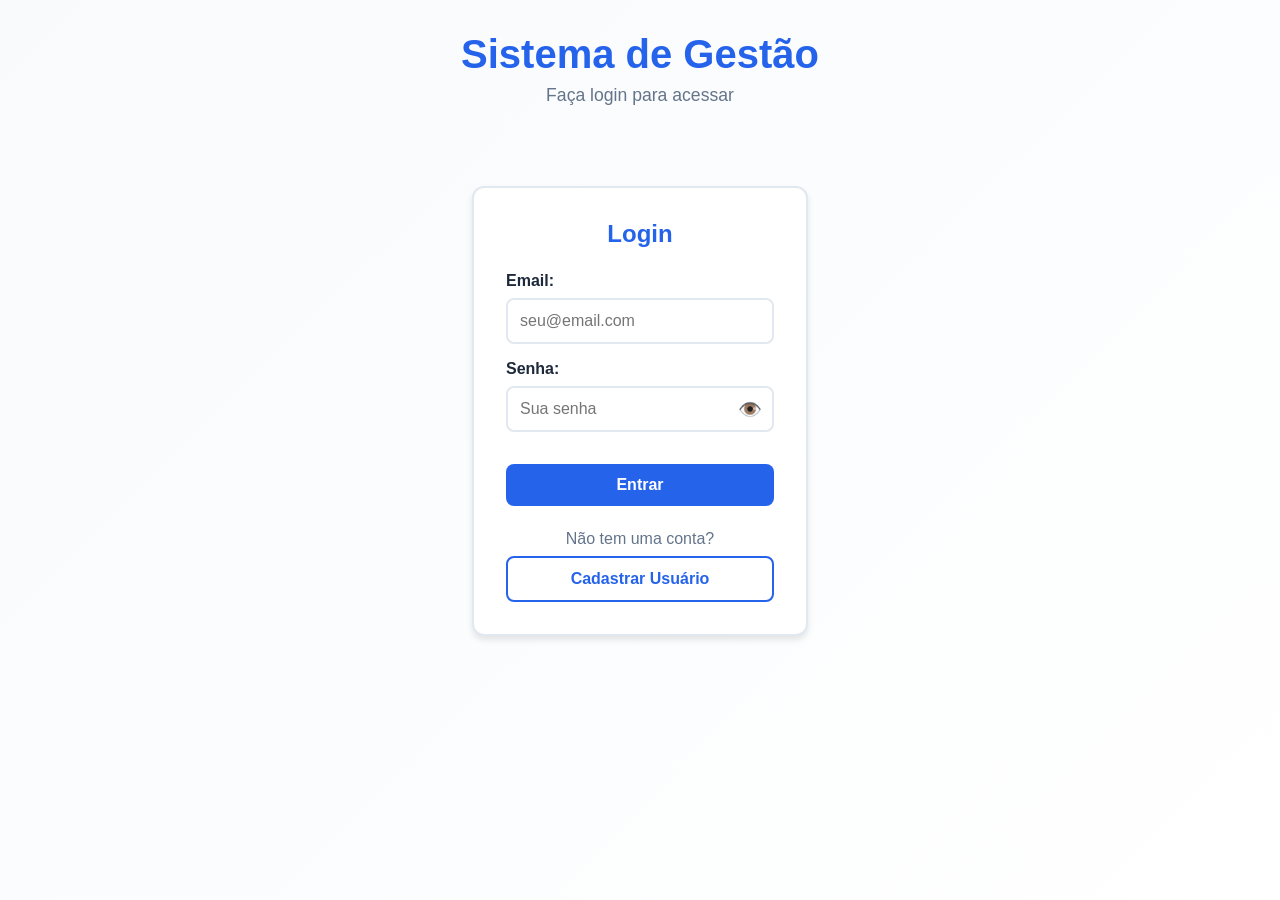
<file: index.html>
<!DOCTYPE html>
<html lang="pt-BR">

<head>
  <meta charset="UTF-8" />
  <meta name="viewport" content="width=device-width, initial-scale=1.0" />
  <title>Sistema de Gestão</title>
  <link rel="stylesheet" href="assets/style.css">
</head>

<body>

  <header>
    <h1>Sistema de Gestão</h1>
    <p>Escolha o módulo que deseja acessar</p>
    <button onclick="logout()" class="btn-logout" style="position: absolute; top: 1rem; right: 1rem; background: #ef4444; color: white; border: none; padding: 0.5rem 1rem; border-radius: 8px; cursor: pointer; font-weight: 600;">Sair</button>
  </header>

  <main>
    <div class="modulos-container">
      <div class="modulo-card" onclick="window.location.href='pages/clientes.html'">
        <div class="modulo-icon">Clientes</div>
        <p>Gerencie cadastros, buscas e informações dos clientes</p>
        <button class="modulo-btn">Acessar Clientes</button>
      </div>

      <div class="modulo-card" onclick="window.location.href='pages/produtos.html'">
        <div class="modulo-icon">Produtos</div>
        <p>Controle estoque, preços e informações dos produtos</p>
        <button class="modulo-btn">Acessar Produtos</button>
      </div>
    </div>

    <div class="info-section">
      <div class="info-card">
        <h3>Status do Sistema</h3>
        <div id="status-info">
          <div class="status-item">
            <span class="status-label">API:</span>
            <span class="status-value" id="api-status">Verificando...</span>
          </div>
          <div class="status-item">
            <span class="status-label">Versão:</span>
            <span class="status-value">v1.1.3</span>
          </div>
        </div>
        <button onclick="testarStatusAPI()" class="btn-status">Verificar Status</button>
      </div>

      <div class="info-card">
        <h3>Recursos</h3>
        <ul class="features-list">
          <li>Busca completa de clientes</li>
          <li>Gestão de produtos por categoria</li>
        </ul>
      </div>
    </div>
  </main>

  <script src="scripts/script-login.js"></script>
  <script src="scripts/script-home.js"></script>
</body>

</html>
</file>
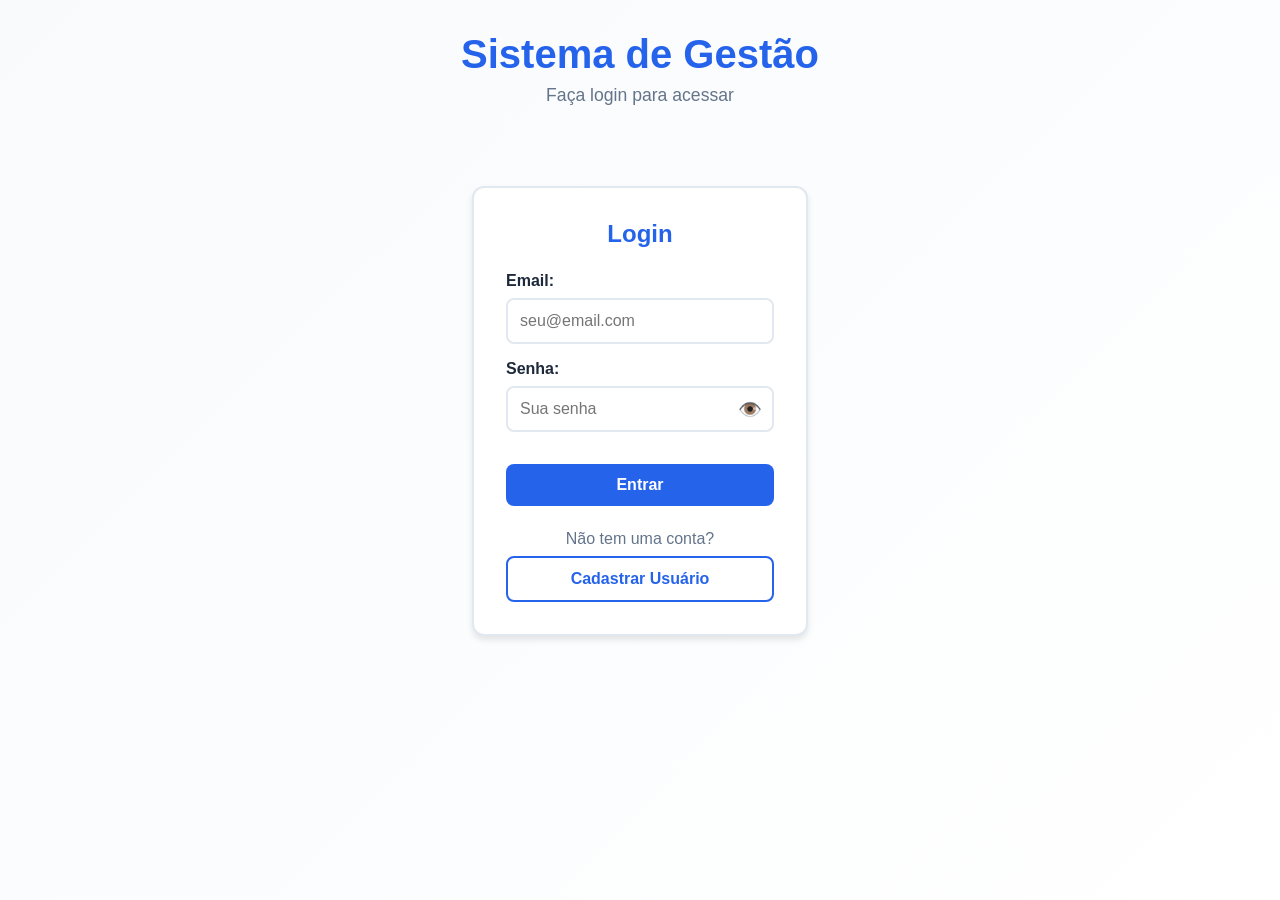
<file: login.html>
<!DOCTYPE html>
<html lang="pt-BR">
<head>
  <meta charset="UTF-8">
  <meta http-equiv="refresh" content="0; url=pages/login.html">
  <title>Redirecionando...</title>
</head>
<body>
  <p>Redirecionando para a página de login...</p>
  <p>Se não for redirecionado automaticamente, <script src="scripts/script-login.js"></script><a href="pages/login.html">clique aqui</a>.</p>
</body>
</html>
</file>
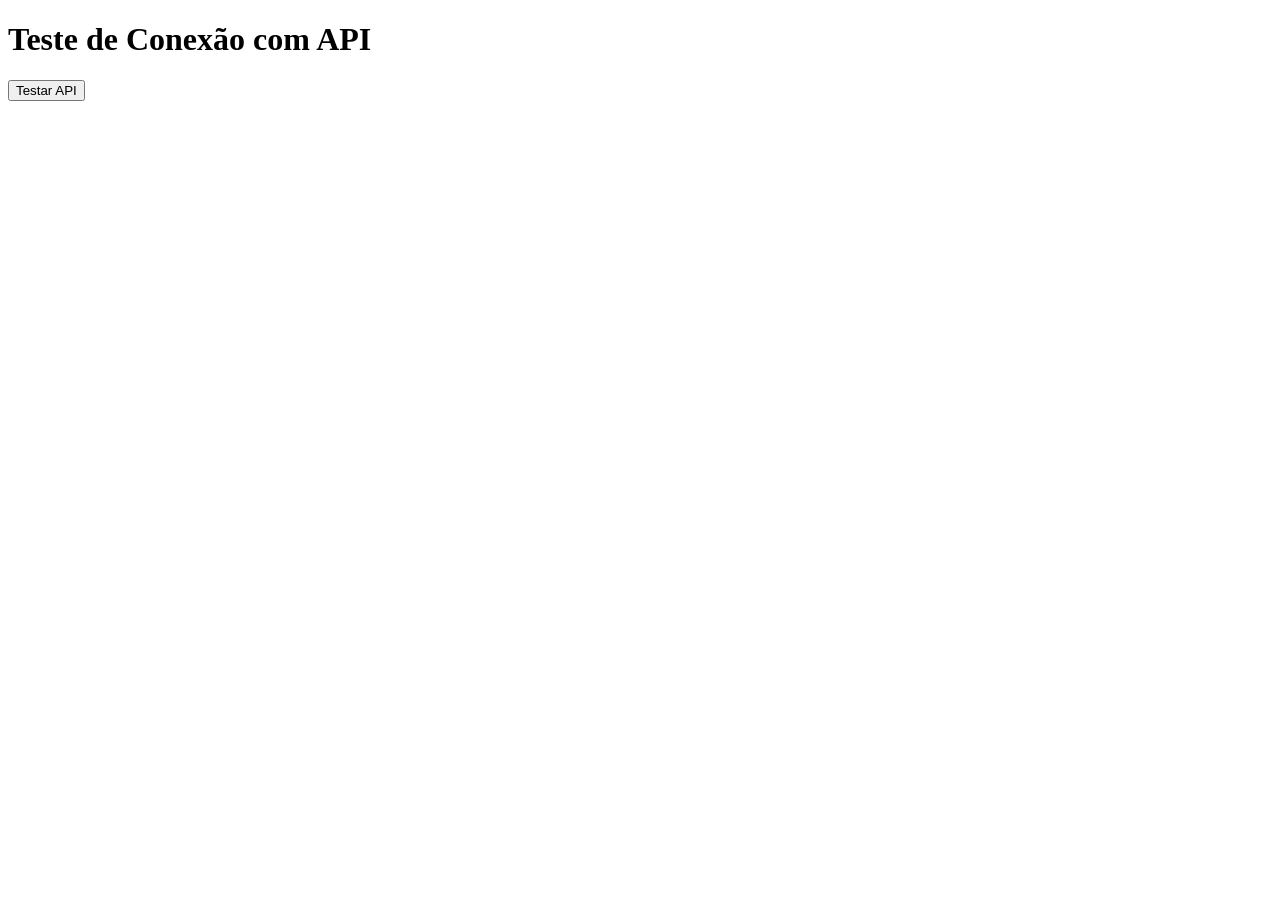
<file: test_api.html>
<!DOCTYPE html>
<html lang="pt-BR">
<head>
    <meta charset="UTF-8">
    <meta name="viewport" content="width=device-width, initial-scale=1.0">
    <title>Teste API</title>
</head>
<body>
    <h1>Teste de Conexão com API</h1>
    <button onclick="testarAPI()">Testar API</button>
    <div id="resultado"></div>

    <script>
        async function testarAPI() {
            const resultado = document.getElementById('resultado');
            resultado.innerHTML = 'Testando...';
            
            try {
                console.log('Iniciando teste da API...');
                
                const response = await ch('http://localhost:3000/clientes');
                
                console.log('Response status:', response.status);
                console.log('Response ok:', response.ok);
                console.log('Response headers:', response.headers);
                
                if (!response.ok) {
                    throw new Error(`HTTP ${response.status}: ${response.statusText}`);
                }
                
                const data = await response.json();
                console.log('Dados recebidos:', data);
                
                resultado.innerHTML = `
                    <h3>✅ API funcionando!</h3>
                    <p>Status: ${response.status}</p>
                    <p>Clientes encontrados: ${data.length}</p>
                    <pre>${JSON.stringify(data, null, 2)}</pre>
                `;
                
            } catch (error) {
                console.error('Erro no teste:', error);
                resultado.innerHTML = `
                    <h3>❌ Erro na API</h3>
                    <p>Erro: ${error.message}</p>
                    <p>Tipo: ${error.name}</p>
                    <p>Stack: ${error.stack}</p>
                `;
            }
        }
    </script>
</body>
</html>
</file>
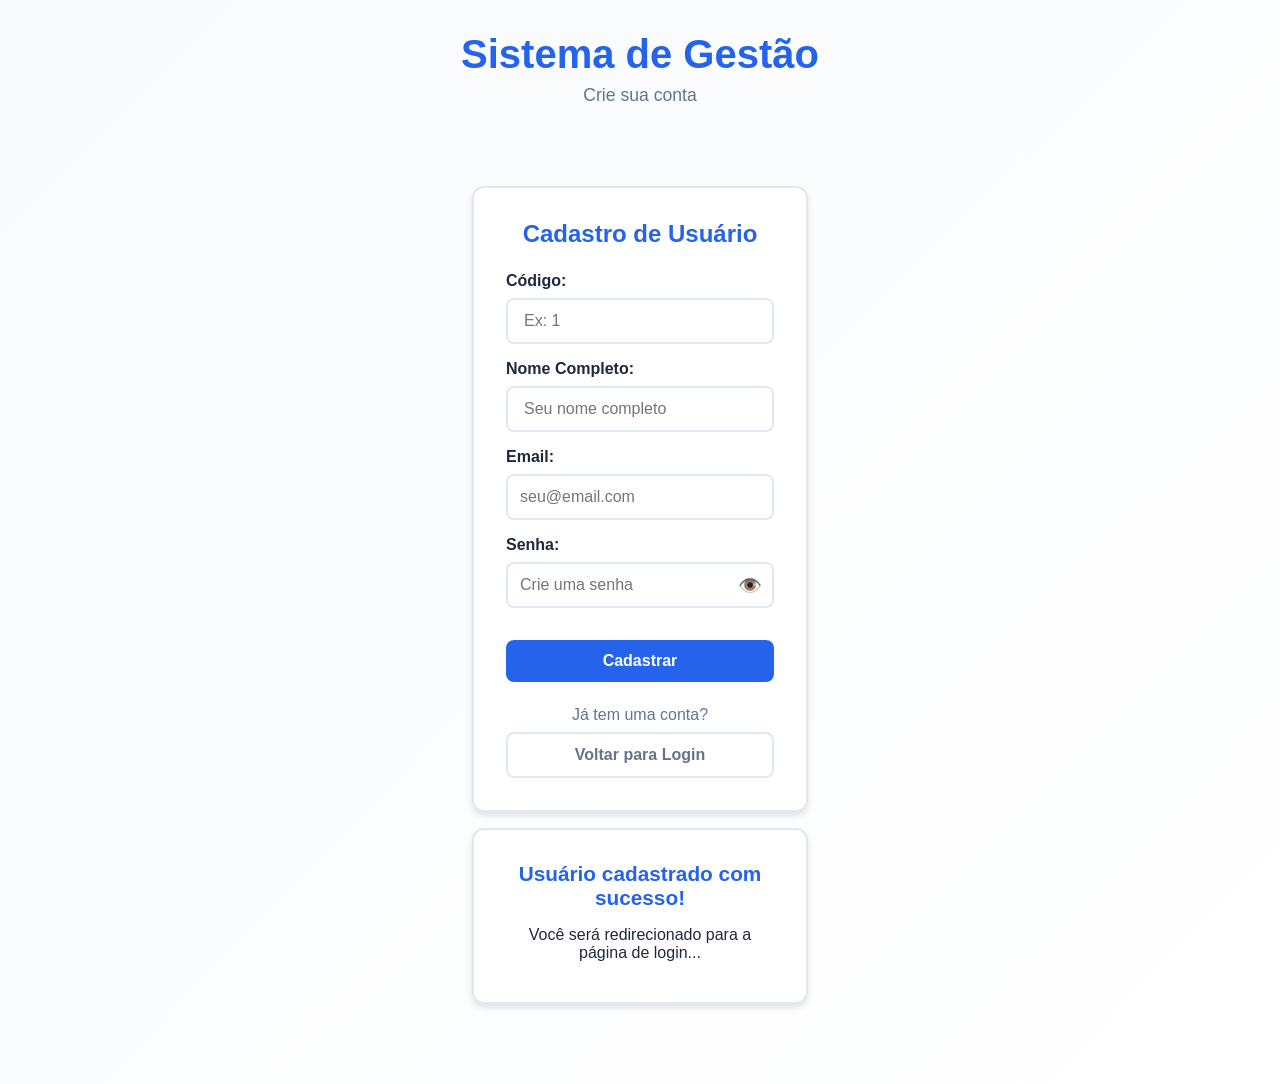
<file: pages/cadastro.html>
<!DOCTYPE html>
<html lang="pt-BR">

<head>
  <meta charset="UTF-8" />
  <meta name="viewport" content="width=device-width, initial-scale=1.0" />
  <title>Cadastro de Usuário - Sistema de Gestão</title>
  <link rel="stylesheet" href="../assets/style.css">
  <style>
    .cadastro-container {
      max-width: 400px;
      margin: 0 auto;
      padding: 2rem;
    }
    
    .cadastro-card {
      background: var(--white);
      border: 2px solid var(--medium-gray);
      border-radius: var(--border-radius);
      padding: 2rem;
      box-shadow: var(--shadow);
    }
    
    .cadastro-card h2 {
      text-align: center;
      color: var(--primary-blue);
      margin-bottom: 1.5rem;
    }
    
    .form-group {
      margin-bottom: 1rem;
    }
    
    .form-group label {
      display: block;
      font-weight: 600;
      margin-bottom: 0.5rem;
      color: #1e293b;
    }
    
    .form-group input {
      width: 100%;
      padding: 0.75rem;
      border: 2px solid var(--medium-gray);
      border-radius: 8px;
      font-size: 1rem;
    }
    
    .form-group input:focus {
      outline: none;
      border-color: var(--primary-blue);
    }
    
    .btn-salvar {
      width: 100%;
      padding: 0.75rem;
      background: var(--primary-blue);
      color: white;
      border: none;
      border-radius: 8px;
      font-size: 1rem;
      font-weight: 600;
      cursor: pointer;
      transition: all 0.2s ease;
      margin-top: 1rem;
    }
    
    .btn-salvar:hover {
      background: var(--dark-blue);
    }
    
    .btn-voltar-login {
      width: 100%;
      padding: 0.75rem;
      background: transparent;
      color: var(--dark-gray);
      border: 2px solid var(--medium-gray);
      border-radius: 8px;
      font-size: 1rem;
      font-weight: 600;
      cursor: pointer;
      transition: all 0.2s ease;
      margin-top: 0.5rem;
      text-decoration: none;
      display: inline-block;
      text-align: center;
    }
    
    .btn-voltar-login:hover {
      background: var(--medium-gray);
    }
    
    .cadastro-footer {
      text-align: center;
      margin-top: 1.5rem;
      color: var(--dark-gray);
    }
  </style>
</head>

<body>
  <header>
    <h1>Sistema de Gestão</h1>
    <p>Crie sua conta</p>
  </header>

  <main class="cadastro-container">
    <div class="cadastro-card">
      <h2>Cadastro de Usuário</h2>
      <form id="form-cadastro">
        <div class="form-group">
          <label for="codigo">Código:</label>
          <input type="number" id="codigo" name="codigo" required placeholder="Ex: 1" min="1">
        </div>
        <div class="form-group">
          <label for="nome">Nome Completo:</label>
          <input type="text" id="nome" name="nome" required placeholder="Seu nome completo">
        </div>
        <div class="form-group">
          <label for="email">Email:</label>
          <input type="email" id="email" name="email" required placeholder="seu@email.com">
        </div>
        <div class="form-group">
          <label for="senha">Senha:</label>
          <div style="position: relative;">
            <input type="password" id="senha" name="senha" required placeholder="Crie uma senha" minlength="6" style="padding-right: 40px;">
            <button type="button" id="toggle-senha" style="position: absolute; right: 8px; top: 50%; transform: translateY(-50%); background: none; border: none; cursor: pointer; font-size: 1.2rem; padding: 4px;">👁️</button>
          </div>
        </div>
        <button type="submit" class="btn-salvar">Cadastrar</button>
      </form>
      
      <div class="cadastro-footer">
        <p>Já tem uma conta?</p>
        <a href="./login.html" class="btn-voltar-login">Voltar para Login</a>
      </div>
    </div>
    
    <div id="erro" class="erro hidden" style="margin-top: 1rem;"></div>
    <div id="sucesso" class="cliente-card hidden" style="margin-top: 1rem; text-align: center;">
      <h3>Usuário cadastrado com sucesso!</h3>
      <p>Você será redirecionado para a página de login...</p>
    </div>
  </main>

  <script src="../scripts/script-login.js"></script>
</body>

</html>
</file>
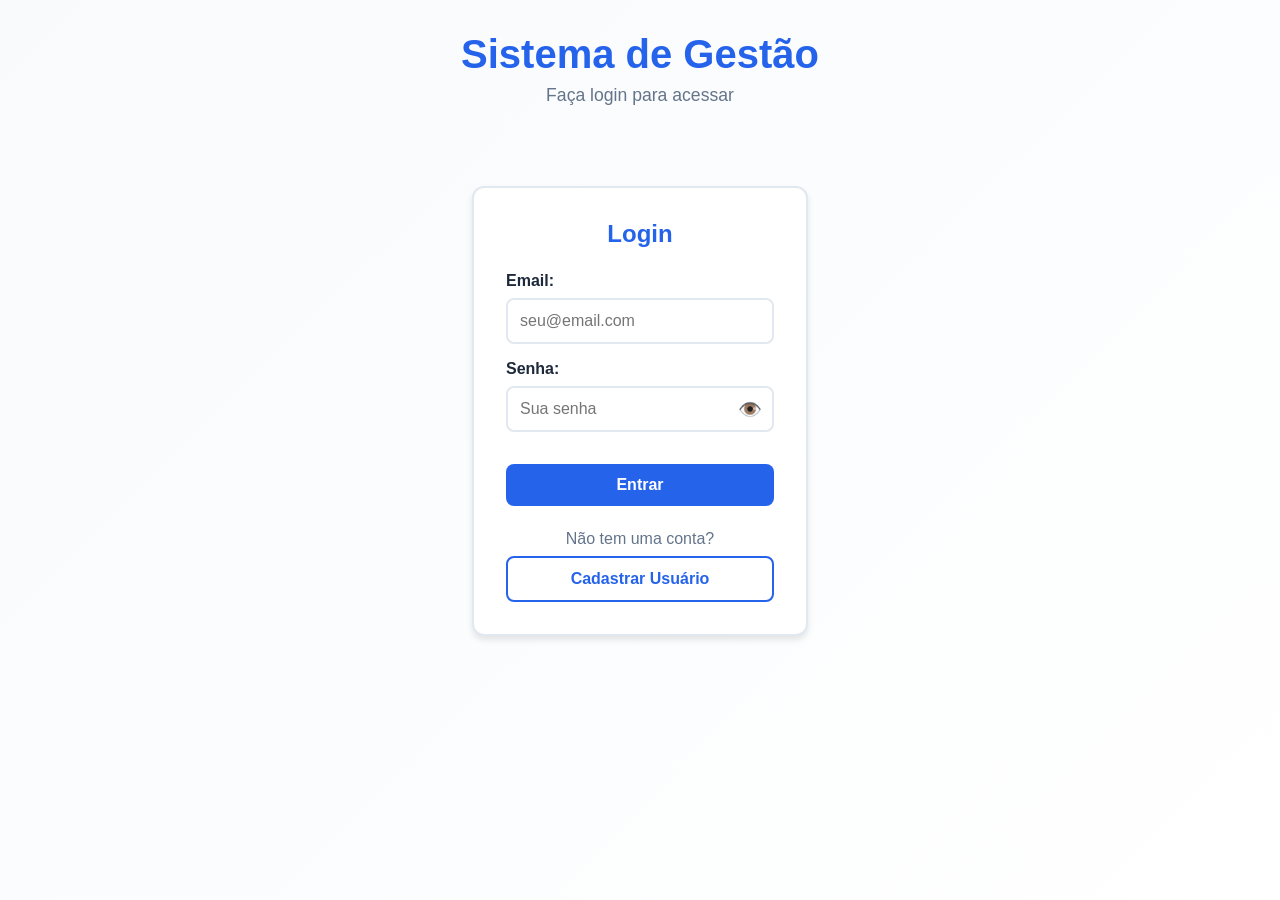
<file: pages/clientes.html>
<!DOCTYPE html>
<html lang="pt-BR">

<head>
  <meta charset="UTF-8" />
  <meta name="viewport" content="width=device-width, initial-scale=1.0" />
  <title>Gestão de Clientes</title>
  <link rel="stylesheet" href="../assets/style.css">
</head>

<body>

  <header>
    <h1>Gestão de Clientes</h1>
    <button onclick="logout()" class="btn-logout" style="position: absolute; top: 1rem; right: 1rem; background: #ef4444; color: white; border: none; padding: 0.5rem 1rem; border-radius: 8px; cursor: pointer; font-weight: 600;">Sair</button>
  </header>

  <main>
    <div class="botoes-principais">
      <button id="btn-todos" onclick="buscarTodosClientes()">Buscar Todos os Clientes</button>
      <button id="btn-cadastrar" onclick="cadastrarCliente()">Cadastrar Cliente</button>
      <button id="btn-testar" onclick="testarConexaoAPI()">Testar Conexão</button>
    </div>
    
    <div class="busca-cpf">
      <label for="cpf">Digite o CPF para busca específica:</label><br>
      <input type="text" id="cpf" maxlength="14" placeholder="Ex: 123.456.789-00" />
      <button id="btn-cpf" onclick="buscarClientePorCpf()">Buscar por CPF</button>
    </div>
    
        
    <div id="resultado"></div>
    <div id="erro" class="erro hidden"></div>
    
    <a href="../index.html" class="btn-voltar">←</a>
  </main>

  <script src="../scripts/script-login.js"></script>
  <script src="../scripts/script-clientes.js"></script>
</body>

</html>
</file>
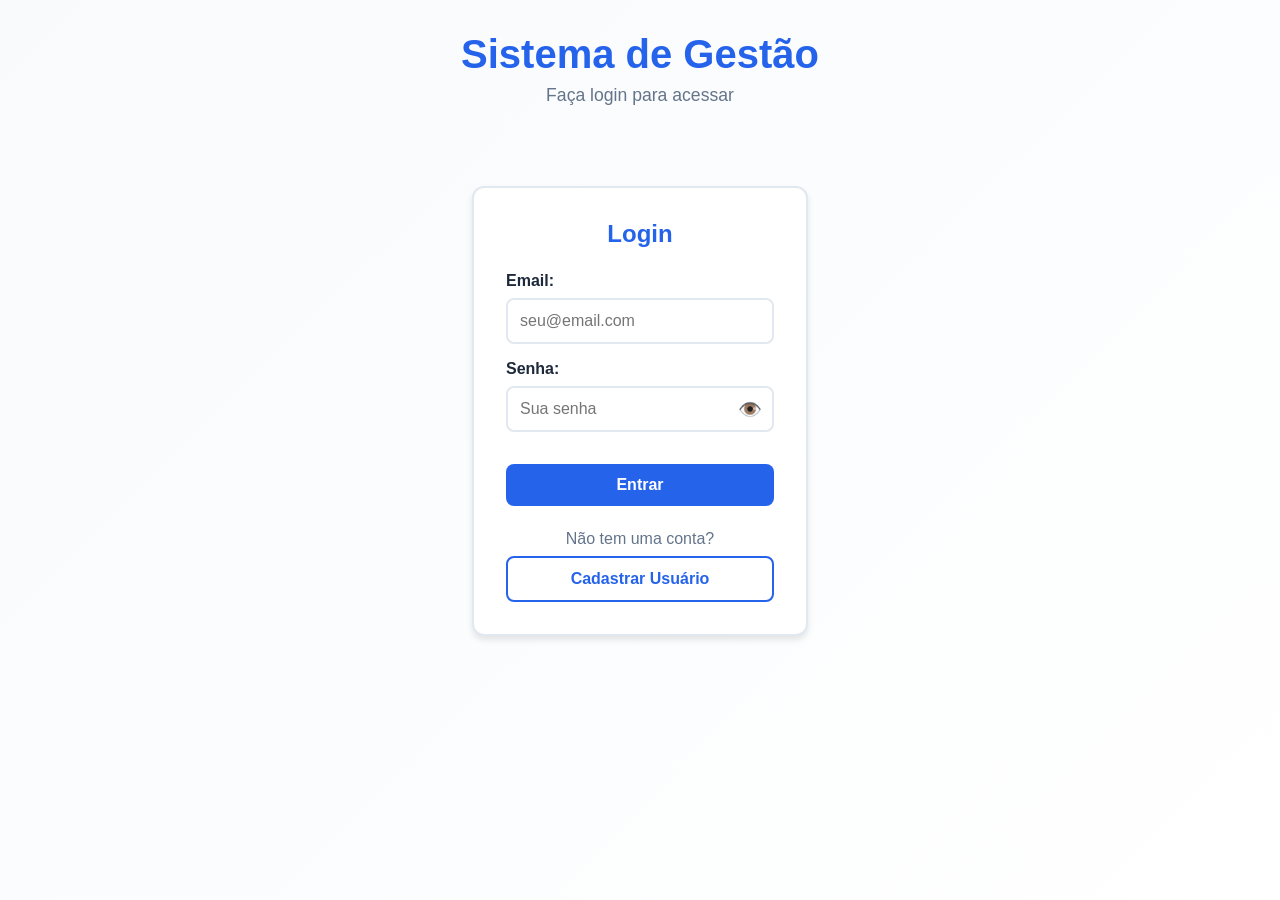
<file: pages/login.html>
<!DOCTYPE html>
<html lang="pt-BR">

<head>
  <meta charset="UTF-8" />
  <meta name="viewport" content="width=device-width, initial-scale=1.0" />
  <title>Login - Sistema de Gestão</title>
  <link rel="stylesheet" href="../assets/style.css">
  <style>
    .login-container {
      max-width: 400px;
      margin: 0 auto;
      padding: 2rem;
    }
    
    .login-card {
      background: var(--white);
      border: 2px solid var(--medium-gray);
      border-radius: var(--border-radius);
      padding: 2rem;
      box-shadow: var(--shadow);
    }
    
    .login-card h2 {
      text-align: center;
      color: var(--primary-blue);
      margin-bottom: 1.5rem;
    }
    
    .form-group {
      margin-bottom: 1rem;
    }
    
    .form-group label {
      display: block;
      font-weight: 600;
      margin-bottom: 0.5rem;
      color: #1e293b;
    }
    
    .form-group input {
      width: 100%;
      padding: 0.75rem;
      border: 2px solid var(--medium-gray);
      border-radius: 8px;
      font-size: 1rem;
    }
    
    .form-group input:focus {
      outline: none;
      border-color: var(--primary-blue);
    }
    
    .btn-login {
      width: 100%;
      padding: 0.75rem;
      background: var(--primary-blue);
      color: white;
      border: none;
      border-radius: 8px;
      font-size: 1rem;
      font-weight: 600;
      cursor: pointer;
      transition: all 0.2s ease;
      margin-top: 1rem;
    }
    
    .btn-login:hover {
      background: var(--dark-blue);
    }
    
    .btn-cadastrar {
      width: 100%;
      padding: 0.75rem;
      background: transparent;
      color: var(--primary-blue);
      border: 2px solid var(--primary-blue);
      border-radius: 8px;
      font-size: 1rem;
      font-weight: 600;
      cursor: pointer;
      transition: all 0.2s ease;
      margin-top: 0.5rem;
      text-decoration: none;
      display: inline-block;
      text-align: center;
    }
    
    .btn-cadastrar:hover {
      background: var(--primary-blue);
      color: white;
    }
    
    .login-footer {
      text-align: center;
      margin-top: 1.5rem;
      color: var(--dark-gray);
    }
  </style>
</head>

<body>
  <header>
    <h1>Sistema de Gestão</h1>
    <p>Faça login para acessar</p>
  </header>

  <main class="login-container">
    <div class="login-card">
      <h2>Login</h2>
      <form id="form-login">
        <div class="form-group">
          <label for="email">Email:</label>
          <input type="email" id="email" name="email" required placeholder="seu@email.com">
        </div>
        <div class="form-group">
          <label for="senha">Senha:</label>
          <div style="position: relative;">
            <input type="password" id="senha" name="senha" required placeholder="Sua senha" style="padding-right: 40px;">
            <button type="button" id="toggle-senha" style="position: absolute; right: 8px; top: 50%; transform: translateY(-50%); background: none; border: none; cursor: pointer; font-size: 1.2rem; padding: 4px;">👁️</button>
          </div>
        </div>
        <button type="submit" class="btn-login">Entrar</button>
      </form>
      
      <div class="login-footer">
        <p>Não tem uma conta?</p>
        <a href="./cadastro.html" class="btn-cadastrar">Cadastrar Usuário</a>
      </div>
    </div>
    
    <div id="erro" class="erro hidden" style="margin-top: 1rem;"></div>
  </main>

  <script src="../scripts/script-login.js"></script>
</body>

</html>
</file>
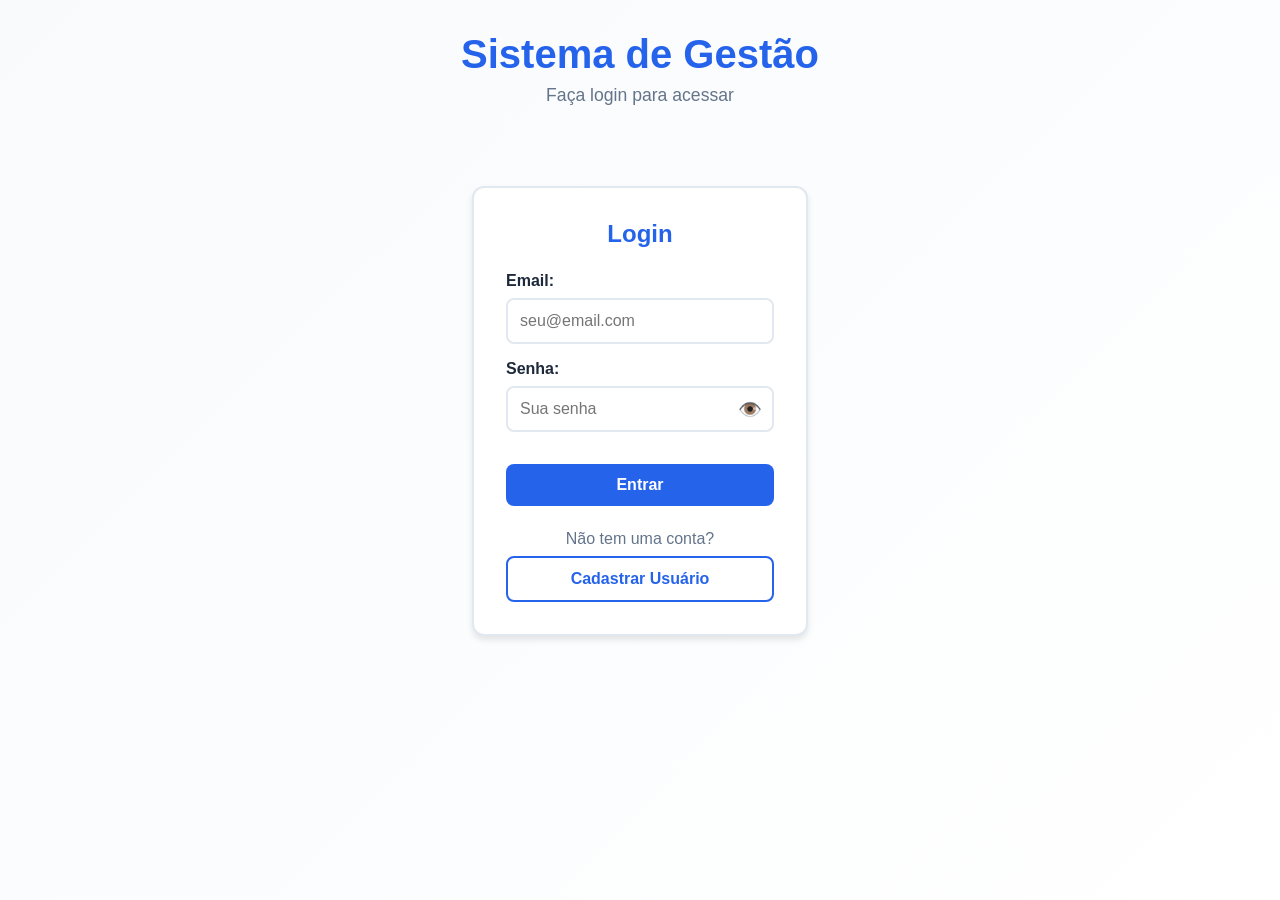
<file: pages/produtos.html>
<!DOCTYPE html>
<html lang="pt-BR">

<head>
  <meta charset="UTF-8" />
  <meta name="viewport" content="width=device-width, initial-scale=1.0" />
  <title>Gestão de Produtos</title>
  <link rel="stylesheet" href="../assets/style.css">
</head>

<body>

  <header>
    <h1>Gestão de Produtos</h1>
    <button onclick="logout()" class="btn-logout" style="position: absolute; top: 1rem; right: 1rem; background: #ef4444; color: white; border: none; padding: 0.5rem 1rem; border-radius: 8px; cursor: pointer; font-weight: 600;">Sair</button>
  </header>

  <main>
    <div class="botoes-principais">
      <button id="btn-todos" onclick="buscarTodosProdutos()">Buscar Todos os Produtos</button>
      <button id="btn-cadastrar" onclick="cadastrarProduto()">Cadastrar Produto</button>
      <button id="btn-testar" onclick="testarConexaoAPI()">Testar Conexão</button>
    </div>
    
    <div class="busca-id">
      <label for="produto-id">Digite o ID para busca específica:</label><br>
      <input type="text" id="produto-id" placeholder="Ex: 1" />
      <button id="btn-id" onclick="buscarProdutoPorId()">Buscar por ID</button>
    </div>
    
    <div id="resultado-produtos"></div>
    <div id="erro-produtos" class="erro hidden"></div>
    
    <a href="../index.html" class="btn-voltar">←</a>
  </main>

  <script src="../scripts/script-login.js"></script>
  <script src="../scripts/script-produtos.js"></script>
</body>

</html>
</file>
<file: assets/style.css>
* {
  margin: 0;
  padding: 0;
  box-sizing: border-box;
}

:root {
  --primary-blue: #2563eb;
  --light-blue: #3b82f6;
  --dark-blue: #1e40af;
  --white: #ffffff;
  --light-gray: #f8fafc;
  --medium-gray: #e2e8f0;
  --dark-gray: #64748b;
  --shadow: 0 4px 6px rgba(0, 0, 0, 0.1);
  --shadow-lg: 0 10px 15px rgba(0, 0, 0, 0.1);
  --border-radius: 12px;
}

body {
  font-family: 'Inter', -apple-system, BlinkMacSystemFont, 'Segoe UI', Roboto, sans-serif;
  background: linear-gradient(135deg, var(--light-gray) 0%, var(--white) 100%);
  min-height: 100vh;
  padding: 2rem 1rem;
  color: #1e293b;
}

header {
  text-align: center;
  margin-bottom: 3rem;
}

header h1 {
  font-size: 2.5rem;
  font-weight: 700;
  color: var(--primary-blue);
  margin-bottom: 0.5rem;
}

header p {
  font-size: 1.1rem;
  color: var(--dark-gray);
}

main {
  max-width: 1200px;
  margin: 0 auto;
}

/* Cards principais */
.modulos-container {
  display: grid;
  grid-template-columns: repeat(auto-fit, minmax(350px, 1fr));
  gap: 2rem;
  margin-bottom: 3rem;
}

.modulo-card {
  background: var(--white);
  border: 2px solid var(--medium-gray);
  border-radius: var(--border-radius);
  padding: 2rem;
  text-align: center;
  cursor: pointer;
  transition: all 0.3s ease;
  box-shadow: var(--shadow);
}

.modulo-card:hover {
  transform: translateY(-4px);
  border-color: var(--primary-blue);
  box-shadow: var(--shadow-lg);
}

.modulo-icon {
  font-size: 3rem;
  font-weight: 700;
  color: var(--primary-blue);
  margin-bottom: 1rem;
}

.modulo-card h2 {
  font-size: 1.5rem;
  font-weight: 600;
  color: #1e293b;
  margin-bottom: 1rem;
}

.modulo-card p {
  color: var(--dark-gray);
  margin-bottom: 1.5rem;
  line-height: 1.6;
}

.modulo-btn {
  background: var(--primary-blue);
  color: var(--white);
  border: none;
  padding: 0.75rem 2rem;
  border-radius: 8px;
  font-size: 1rem;
  font-weight: 600;
  cursor: pointer;
  transition: all 0.3s ease;
}

.modulo-btn:hover {
  background: var(--dark-blue);
  transform: translateY(-2px);
}

/* Seção de informações */
.info-section {
  display: grid;
  grid-template-columns: repeat(auto-fit, minmax(300px, 1fr));
  gap: 2rem;
}

.info-card {
  background: var(--white);
  border: 2px solid var(--medium-gray);
  border-radius: var(--border-radius);
  padding: 2rem;
  box-shadow: var(--shadow);
}

.info-card h3 {
  font-size: 1.3rem;
  font-weight: 600;
  color: var(--primary-blue);
  margin-bottom: 1.5rem;
}

.status-item {
  display: flex;
  justify-content: space-between;
  align-items: center;
  padding: 0.75rem 0;
  border-bottom: 1px solid var(--medium-gray);
}

.status-item:last-child {
  border-bottom: none;
}

.status-label {
  font-weight: 600;
  color: #1e293b;
}

.status-value {
  color: var(--dark-gray);
  font-weight: 500;
}

.btn-status {
  background: var(--light-blue);
  color: var(--white);
  border: none;
  padding: 0.75rem 1.5rem;
  border-radius: 8px;
  font-size: 0.9rem;
  font-weight: 600;
  cursor: pointer;
  transition: all 0.3s ease;
  margin-top: 1rem;
}

.btn-status:hover {
  background: var(--primary-blue);
  transform: translateY(-2px);
}

.features-list {
  list-style: none;
}

.features-list li {
  padding: 0.75rem 0;
  color: var(--dark-gray);
  border-bottom: 1px solid var(--medium-gray);
  position: relative;
  padding-left: 1.5rem;
}

.features-list li:before {
  content: ">";
  position: absolute;
  left: 0;
  color: var(--primary-blue);
  font-weight: 700;
}

.features-list li:last-child {
  border-bottom: none;
}

/* Páginas de clientes e produtos */
.botoes-principais {
  display: flex;
  gap: 1rem;
  justify-content: center;
  margin-bottom: 2rem;
  flex-wrap: wrap;
}

.botoes-principais button {
  background: var(--primary-blue);
  color: var(--white);
  border: none;
  padding: 1rem 2rem;
  border-radius: 8px;
  font-size: 1rem;
  font-weight: 600;
  cursor: pointer;
  transition: all 0.3s ease;
  box-shadow: var(--shadow);
}

.botoes-principais button:hover {
  background: var(--dark-blue);
  transform: translateY(-2px);
  box-shadow: var(--shadow-lg);
}

.botoes-principais button:nth-child(2) {
  background: var(--light-blue);
}

.botoes-principais button:nth-child(2):hover {
  background: var(--primary-blue);
}

.botoes-principais button:nth-child(3) {
  background: #10b981;
}

.botoes-principais button:nth-child(3):hover {
  background: #059669;
}

/* Botão voltar */
.btn-voltar {
  background: var(--white);
  color: var(--dark-gray);
  border: none;
  padding: 0.5rem 1rem;
  border-radius: 8px;
  font-size: 1.5rem;
  font-weight: 600;
  cursor: pointer;
  transition: all 0.2s ease;
  box-shadow: var(--shadow);
  position: fixed;
  bottom: 2rem;
  left: 2rem;
  z-index: 100;
  text-decoration: none;
  display: flex;
  align-items: center;
  justify-content: center;
  width: 50px;
  height: 50px;
}

.btn-voltar:hover {
  background: #dfdbdb;
  transform: translateY(-2px);
  box-shadow: var(--shadow-lg);
}

.busca-cpf, .busca-id {
  background: var(--white);
  border: 2px solid var(--medium-gray);
  border-radius: var(--border-radius);
  padding: 2rem;
  margin-bottom: 2rem;
  box-shadow: var(--shadow);
  text-align: center;
}

.busca-cpf label, .busca-id label {
  display: block;
  font-weight: 600;
  margin-bottom: 1rem;
  color: #1e293b;
}

.busca-cpf input[type="text"], .busca-id input[type="text"] {
  width: 100%;
  max-width: 300px;
  padding: 0.75rem 1rem;
  border: 2px solid var(--medium-gray);
  border-radius: 8px;
  font-size: 1rem;
  margin-bottom: 1rem;
  transition: all 0.3s ease;
}

.busca-cpf input[type="text"]:focus, .busca-id input[type="text"]:focus {
  outline: none;
  border-color: var(--primary-blue);
  box-shadow: 0 0 0 3px rgba(37, 99, 235, 0.1);
}

.busca-cpf button, .busca-id button {
  background: #10b981;
  color: var(--white);
  border: none;
  padding: 0.75rem 2rem;
  border-radius: 8px;
  font-size: 1rem;
  font-weight: 600;
  cursor: pointer;
  transition: all 0.3s ease;
}

.busca-cpf button:hover, .busca-id button:hover {
  background: #059669;
  transform: translateY(-2px);
}

.acoes-adicionais {
  background: var(--white);
  border: 2px solid var(--medium-gray);
  border-radius: var(--border-radius);
  padding: 2rem;
  margin-bottom: 2rem;
  box-shadow: var(--shadow);
}

.acoes-adicionais h3 {
  font-size: 1.3rem;
  font-weight: 600;
  color: var(--primary-blue);
  margin-bottom: 1.5rem;
}

.botoes-secundarios {
  display: flex;
  gap: 1rem;
  justify-content: center;
  flex-wrap: wrap;
}

.botoes-secundarios button {
  background: var(--white);
  color: var(--primary-blue);
  border: 2px solid var(--primary-blue);
  padding: 0.75rem 1.5rem;
  border-radius: 8px;
  font-size: 0.9rem;
  font-weight: 600;
  cursor: pointer;
  transition: all 0.3s ease;
}

.botoes-secundarios button:hover {
  background: var(--primary-blue);
  color: var(--white);
  transform: translateY(-2px);
}

.botoes-secundarios button:last-child {
  border-color: #ef4444;
  color: #ef4444;
}

.botoes-secundarios button:last-child:hover {
  background: #ef4444;
  color: var(--white);
}

/* Resultados e erros */
.cliente-card {
  background: var(--white);
  border: 2px solid var(--medium-gray);
  border-radius: var(--border-radius);
  padding: 2rem;
  margin-bottom: 1rem;
  box-shadow: var(--shadow);
  position: relative;
}

.btn-delete-x {
  position: absolute;
  top: 1rem;
  right: 1rem;
  background: #ef4444;
  color: white;
  border: none;
  border-radius: 50%;
  width: 30px;
  height: 30px;
  font-size: 1.2rem;
  font-weight: bold;
  cursor: pointer;
  display: flex;
  align-items: center;
  justify-content: center;
  transition: all 0.2s ease;
  z-index: 10;
}

.btn-delete-x:hover {
  background: #dc2626;
  transform: scale(1.1);
}

.cliente-card h3 {
  font-size: 1.3rem;
  font-weight: 600;
  color: var(--primary-blue);
  margin-bottom: 1rem;
}

.cliente-card p {
  margin-bottom: 0.5rem;
  color: #1e293b;
}

.cliente-card strong {
  color: var(--dark-gray);
}

.erro {
  background: #fef2f2;
  border: 2px solid #fecaca;
  color: #dc2626;
  padding: 1rem;
  border-radius: 8px;
  margin-bottom: 1rem;
  font-weight: 500;
}

.erro.hidden {
  display: none;
}

.loading {
  text-align: center;
  padding: 2rem;
  color: var(--dark-gray);
  font-weight: 600;
}

/* Formulários */
.form-group {
  margin-bottom: 1.5rem;
}

.form-group label {
  display: block;
  font-weight: 600;
  margin-bottom: 0.5rem;
  color: #1e293b;
}

.form-group input[type="text"],
.form-group input[type="number"],
.form-group textarea {
  width: 100%;
  padding: 0.75rem 1rem;
  border: 2px solid var(--medium-gray);
  border-radius: 8px;
  font-size: 1rem;
  transition: all 0.3s ease;
}

.form-group input[type="text"]:focus,
.form-group input[type="number"]:focus,
.form-group textarea:focus {
  outline: none;
  border-color: var(--primary-blue);
  box-shadow: 0 0 0 3px rgba(37, 99, 235, 0.1);
}

.form-group textarea {
  resize: vertical;
  min-height: 100px;
}

.btn-salvar {
  background: #10b981;
  color: var(--white);
  border: none;
  padding: 0.75rem 2rem;
  border-radius: 8px;
  font-size: 1rem;
  font-weight: 600;
  cursor: pointer;
  transition: all 0.3s ease;
  margin-right: 1rem;
}

.btn-salvar:hover {
  background: #059669;
  transform: translateY(-2px);
}

.btn-cancelar {
  background: var(--white);
  color: var(--dark-gray);
  border: 2px solid var(--medium-gray);
  padding: 0.75rem 2rem;
  border-radius: 8px;
  font-size: 1rem;
  font-weight: 600;
  cursor: pointer;
  transition: all 0.3s ease;
}

.btn-cancelar:hover {
  background: var(--medium-gray);
  transform: translateY(-2px);
}

.btn-deletar {
  background: #ef4444;
  color: var(--white);
  border: none;
  padding: 0.75rem 2rem;
  border-radius: 8px;
  font-size: 1rem;
  font-weight: 600;
  cursor: pointer;
  transition: all 0.3s ease;
}

.btn-deletar:hover {
  background: #dc2626;
  transform: translateY(-2px);
}

.btn-editar {
  background: #3b82f6;
  color: var(--white);
  border: none;
  padding: 0.5rem 1rem;
  border-radius: var(--border-radius);
  cursor: pointer;
  font-weight: 500;
  transition: all 0.3s ease;
  margin-top: 0.5rem;
}

.btn-editar:hover {
  background: #2563eb;
  transform: translateY(-2px);
}

.card-actions {
  margin-top: 1rem;
  padding-top: 0.5rem;
  border-top: 1px solid var(--medium-gray);
}

/* Responsivo */
@media (max-width: 768px) {
  body {
    padding: 1rem;
  }
  
  header h1 {
    font-size: 2rem;
  }
  
  .modulos-container {
    grid-template-columns: 1fr;
  }
  
  .botoes-principais {
    flex-direction: column;
  }
  
  .botoes-secundarios {
    flex-direction: column;
  }
  
  .info-section {
    grid-template-columns: 1fr;
  }
}
</file>
